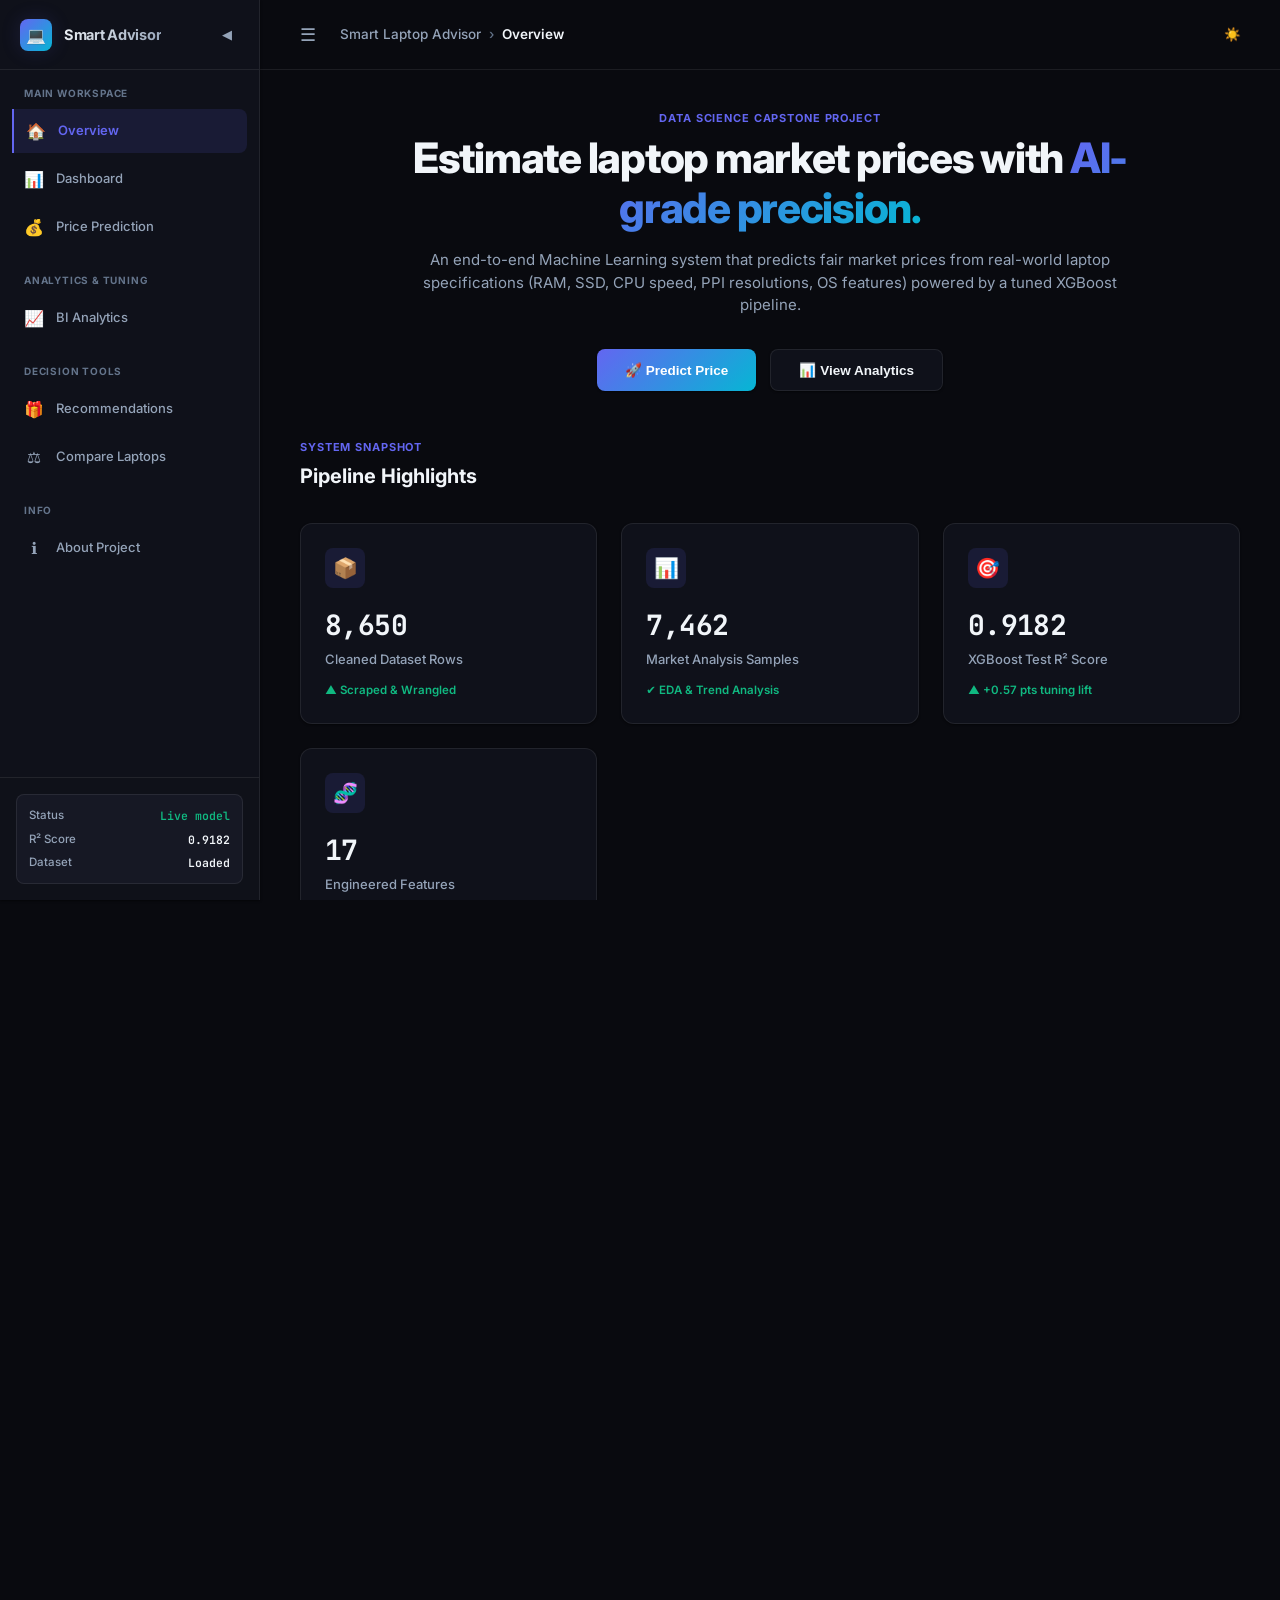
<file: index.html>
<!DOCTYPE html>
<html lang="en">
<head>
  <meta charset="UTF-8">
  <meta name="viewport" content="width=device-width, initial-scale=1.0">
  <meta name="description" content="AI-grade Laptop Price Prediction and Recommendation System - Final Year Capstone Project. Built with Tuned XGBoost (R² = 0.918) and a premium SaaS interface.">
  <title>Smart Laptop Advisor — AI Price Intelligence</title>
  
  <!-- CSS Stylesheets -->
  <link rel="stylesheet" href="assets/css/themes.css?v=6">
  <link rel="stylesheet" href="assets/css/style.css?v=6">
  <link rel="stylesheet" href="assets/css/responsive.css">
</head>
<body>

  <!-- Loading Animation Spinner -->
  <div id="loader-overlay">
    <div class="spinner"></div>
  </div>

  <div class="app-container">
    
    <!-- Sidebar Navigation -->
    <aside class="sidebar" id="sidebar">
      <div class="sidebar-header">
        <div class="sidebar-logo">
          <div class="logo-icon">💻</div>
          <span class="logo-text">Smart Advisor</span>
        </div>
        <button class="sidebar-toggle-btn" id="sidebar-toggle-inner" title="Collapse Sidebar">◀</button>
      </div>
      
      <nav class="sidebar-nav">
        <div class="nav-group">
          <span class="nav-group-title">Main Workspace</span>
          <a href="index.html" class="nav-item" id="nav-home">
            <span class="nav-icon">🏠</span>
            <span class="nav-label">Overview</span>
          </a>
          <a href="dashboard.html" class="nav-item" id="nav-dashboard">
            <span class="nav-icon">📊</span>
            <span class="nav-label">Dashboard</span>
          </a>
          <a href="prediction.html" class="nav-item" id="nav-prediction">
            <span class="nav-icon">💰</span>
            <span class="nav-label">Price Prediction</span>
          </a>
        </div>
        
        <div class="nav-group">
          <span class="nav-group-title">Analytics & Tuning</span>
          <a href="analytics.html" class="nav-item" id="nav-analytics">
            <span class="nav-icon">📈</span>
            <span class="nav-label">BI Analytics</span>
          </a>
        </div>
        
        <div class="nav-group">
          <span class="nav-group-title">Decision Tools</span>
          <a href="recommendation.html" class="nav-item" id="nav-recommendation">
            <span class="nav-icon">🎁</span>
            <span class="nav-label">Recommendations</span>
          </a>
          <a href="comparison.html" class="nav-item" id="nav-comparison">
            <span class="nav-icon">⚖️</span>
            <span class="nav-label">Compare Laptops</span>
          </a>
        </div>
        
        <div class="nav-group">
          <span class="nav-group-title">Info</span>
          <a href="about.html" class="nav-item" id="nav-about">
            <span class="nav-icon">ℹ️</span>
            <span class="nav-label">About Project</span>
          </a>
        </div>
      </nav>
      
      <div class="sidebar-footer">
        <div class="sidebar-status-card">
          <div class="sidebar-status-row">
            <span class="sidebar-status-key">Status</span>
            <span class="sidebar-status-val" id="sb-status">Connecting...</span>
          </div>
          <div class="sidebar-status-row">
            <span class="sidebar-status-key">R² Score</span>
            <span class="sidebar-status-val">0.9182</span>
          </div>
          <div class="sidebar-status-row">
            <span class="sidebar-status-key">Dataset</span>
            <span class="sidebar-status-val" id="sb-dataset">Sample</span>
          </div>
        </div>
      </div>
    </aside>
    
    <!-- Main Content Wrapper -->
    <div class="main-wrapper">
      
      <!-- Sticky Navigation Header -->
      <header class="header">
        <div class="header-left">
          <button class="action-btn" id="sidebar-toggle-header" title="Toggle Sidebar" style="font-size: 18px;">☰</button>
          <div class="breadcrumb">
            <span>Smart Laptop Advisor</span>
            <span class="breadcrumb-sep">›</span>
            <span class="breadcrumb-active">Overview</span>
          </div>
        </div>
        
        <div class="header-right">
          <div class="search-box-container">
            <span class="search-icon">🔍</span>
            <input type="text" class="search-box" placeholder="Quick search specs...">
          </div>
          
          <span class="header-pill" id="header-dataset-size">📦 1,303 rows</span>
          <span class="header-pill success" id="header-model-status">Live Model</span>
          <span class="header-pill">R² 0.918</span>
          
          <button class="action-btn" id="theme-toggle" title="Switch Theme">🌙</button>
          <button class="action-btn" title="View Notifications" style="position: relative;">
            🔔
            <span style="position: absolute; top: 4px; right: 4px; width: 6px; height: 6px; border-radius: 50%; background-color: var(--danger)"></span>
          </button>
          <div class="profile-avatar" title="User Profile">JD</div>
        </div>
      </header>
      
      <!-- Main Content View Area -->
      <main class="main-content">
        
        <!-- Hero Section -->
        <div class="page-header" style="text-align: center; max-width: 800px; margin: 0 auto 48px;">
          <span class="page-eyebrow">Data Science Capstone Project</span>
          <h1 class="page-title" style="font-size: 42px; line-height: 1.2; margin-bottom: 16px;">
            Estimate laptop market prices with <span class="grad-text">AI-grade precision.</span>
          </h1>
          <p class="page-subtitle" style="font-size: 15px; margin: 0 auto;">
            An end-to-end Machine Learning system that predicts fair market prices from real-world laptop specifications (RAM, SSD, CPU speed, PPI resolutions, OS features) powered by a tuned XGBoost pipeline.
          </p>
          <div style="margin-top: 32px; display: flex; justify-content: center; gap: 14px;">
            <button class="btn-primary" onclick="location.href='prediction.html'" style="width: auto; padding: 12px 28px;">🚀 Predict Price</button>
            <button class="btn-primary" onclick="location.href='analytics.html'" style="width: auto; padding: 12px 28px; background: var(--bg-surface); border: 1px solid var(--border-subtle); color: var(--text-primary);">📊 View Analytics</button>
          </div>
        </div>
        
        <!-- Statistics Highlights Grid -->
        <div class="page-header">
          <span class="page-eyebrow">System Snapshot</span>
          <h2 style="font-size: 20px; font-weight: 700; color: var(--text-primary);">Pipeline Highlights</h2>
        </div>
        
        <div class="glass-grid">
          <div class="kpi-card scroll-reveal">
            <div class="kpi-icon">📦</div>
            <div class="kpi-value">8,650</div>
            <div class="kpi-label">Cleaned Dataset Rows</div>
            <div class="kpi-delta up">▲ Scraped & Wrangled</div>
          </div>
          <div class="kpi-card scroll-reveal" style="transition-delay: 0.1s">
            <div class="kpi-icon">📊</div>
            <div class="kpi-value">7,462</div>
            <div class="kpi-label">Market Analysis Samples</div>
            <div class="kpi-delta up">✔ EDA & Trend Analysis</div>
          </div>
          <div class="kpi-card scroll-reveal" style="transition-delay: 0.2s">
            <div class="kpi-icon">🎯</div>
            <div class="kpi-value">0.9182</div>
            <div class="kpi-label">XGBoost Test R² Score</div>
            <div class="kpi-delta up">▲ +0.57 pts tuning lift</div>
          </div>
          <div class="kpi-card scroll-reveal" style="transition-delay: 0.3s">
            <div class="kpi-icon">🧬</div>
            <div class="kpi-value">17</div>
            <div class="kpi-label">Engineered Features</div>
            <div class="kpi-delta flat">● PPI, Ratios, & One-Hots</div>
          </div>
        </div>
        
        <!-- Quick Action Portal Links -->
        <div class="page-header" style="margin-top: 48px;">
          <span class="page-eyebrow">Interactive Hub</span>
          <h2 style="font-size: 20px; font-weight: 700; color: var(--text-primary);">Explore Workspace</h2>
        </div>
        
        <div class="glass-grid" style="grid-template-columns: repeat(auto-fit, minmax(240px, 1fr));">
          <div class="glass-card hover-lift scroll-reveal" style="display: flex; flex-direction: column; justify-content: space-between;">
            <div>
              <div style="font-size: 24px; margin-bottom: 12px;">💰</div>
              <h3 style="font-size: 15px; font-weight: 700; margin-bottom: 8px;">Price Predictor</h3>
              <p style="font-size: 12.5px; color: var(--text-secondary); line-height: 1.5; margin-bottom: 20px;">
                Enter customized device specs to get an instant market value prediction back from our models.
              </p>
            </div>
            <button class="reco-btn primary" onclick="location.href='prediction.html'">Predict Specs →</button>
          </div>
          
          <div class="glass-card hover-lift scroll-reveal" style="display: flex; flex-direction: column; justify-content: space-between; transition-delay: 0.1s">
            <div>
              <div style="font-size: 24px; margin-bottom: 12px;">📊</div>
              <h3 style="font-size: 15px; font-weight: 700; margin-bottom: 8px;">BI Dashboards</h3>
              <p style="font-size: 12.5px; color: var(--text-secondary); line-height: 1.5; margin-bottom: 20px;">
                Explore correlations, average pricing metrics, brand shares, and model test candidates.
              </p>
            </div>
            <button class="reco-btn primary" onclick="location.href='analytics.html'">Open Dashboards →</button>
          </div>
          
          <div class="glass-card hover-lift scroll-reveal" style="display: flex; flex-direction: column; justify-content: space-between; transition-delay: 0.2s">
            <div>
              <div style="font-size: 24px; margin-bottom: 12px;">🎁</div>
              <h3 style="font-size: 15px; font-weight: 700; margin-bottom: 8px;">Match Recommendations</h3>
              <p style="font-size: 12.5px; color: var(--text-secondary); line-height: 1.5; margin-bottom: 20px;">
                Specify a budget limits and primary workloads (gaming, coding) to find your matching build.
              </p>
            </div>
            <button class="reco-btn primary" onclick="location.href='recommendation.html'">Get Matches →</button>
          </div>
          
          <div class="glass-card hover-lift scroll-reveal" style="display: flex; flex-direction: column; justify-content: space-between; transition-delay: 0.3s">
            <div>
              <div style="font-size: 24px; margin-bottom: 12px;">⚖️</div>
              <h3 style="font-size: 15px; font-weight: 700; margin-bottom: 8px;">Compare Laptops</h3>
              <p style="font-size: 12.5px; color: var(--text-secondary); line-height: 1.5; margin-bottom: 20px;">
                Compare side-by-side configurations to identify performance differences and score value ratios.
              </p>
            </div>
            <button class="reco-btn primary" onclick="location.href='comparison.html'">Compare builds →</button>
          </div>
        </div>
        
        <!-- Dataset Overview & Recent Activity Log -->
        <div style="display: grid; grid-template-columns: 2fr 1fr; gap: 24px; margin-top: 48px;">
          <!-- Left side: Overview card -->
          <div class="glass-card scroll-reveal">
            <h3 class="glass-card-title">Dataset Characteristics</h3>
            <p style="font-size: 13.5px; color: var(--text-secondary); line-height: 1.6; margin-bottom: 20px;">
              The system utilizes a curated collection of laptops built from popular consumer listings. Feature engineering extract PPI from height/width resolutions, groups operating systems, and isolates hardware details like SSD capacities and CPU clocks to train our models.
            </p>
            <div style="display: grid; grid-template-columns: repeat(3, 1fr); gap: 16px; border-top: 1px solid var(--border-subtle); padding-top: 20px;">
              <div>
                <span style="font-size: 11px; text-transform: uppercase; color: var(--text-tertiary); font-weight: 600;">Log Transforms</span>
                <div style="font-family: var(--font-mono); font-size: 15px; font-weight: 700; color: var(--accent-color); margin-top: 4px;">y = ln(ln(Price))</div>
              </div>
              <div>
                <span style="font-size: 11px; text-transform: uppercase; color: var(--text-tertiary); font-weight: 600;">Validation MAE</span>
                <div style="font-family: var(--font-mono); font-size: 15px; font-weight: 700; color: var(--accent-color); margin-top: 4px;">₹7,340</div>
              </div>
              <div>
                <span style="font-size: 11px; text-transform: uppercase; color: var(--text-tertiary); font-weight: 600;">Inference Delay</span>
                <div style="font-family: var(--font-mono); font-size: 15px; font-weight: 700; color: var(--accent-color); margin-top: 4px;">&lt; 5 ms</div>
              </div>
            </div>
          </div>
          
          <!-- Right side: Recent Activity -->
          <div class="glass-card scroll-reveal" style="transition-delay: 0.1s;">
            <h3 class="glass-card-title">Recent Activity</h3>
            <div style="display: flex; flex-direction: column; gap: 16px;">
              <div style="display: flex; gap: 12px; font-size: 12.5px;">
                <div style="color: var(--success); font-weight: 700;">●</div>
                <div>
                  <div style="font-weight: 600; color: var(--text-primary);">Tuned XGBoost online</div>
                  <div style="font-size: 11px; color: var(--text-tertiary); margin-top: 2px;">Deployed champion weights</div>
                </div>
              </div>
              <div style="display: flex; gap: 12px; font-size: 12.5px;">
                <div style="color: var(--accent-color); font-weight: 700;">●</div>
                <div>
                  <div style="font-weight: 600; color: var(--text-primary);">1,303 row source verified</div>
                  <div style="font-size: 11px; color: var(--text-tertiary); margin-top: 2px;">Caches reloaded from storage</div>
                </div>
              </div>
              <div style="display: flex; gap: 12px; font-size: 12.5px;">
                <div style="color: var(--warning); font-weight: 700;">●</div>
                <div>
                  <div style="font-weight: 600; color: var(--text-primary);">Test candidates compiled</div>
                  <div style="font-size: 11px; color: var(--text-tertiary); margin-top: 2px;">Random Forest & Regression metrics log</div>
                </div>
              </div>
            </div>
          </div>
        </div>
        
        <!-- Footer -->
        <footer class="footer">
          <p>Smart Laptop Advisor · Capstone Data Science Project · Powered by Tuned XGBoost</p>
          <p style="margin-top: 4px; opacity: 0.6;">© 2026 Smart Laptop Advisor. All rights reserved.</p>
        </footer>
        
      </main>
    </div>
  </div>

  <!-- Global scripts -->
  <script src="assets/js/theme.js"></script>
  <script src="assets/js/sidebar.js"></script>
  <script src="assets/js/animations.js"></script>
  <script src="assets/js/app.js"></script>
</body>
</html>
</file>
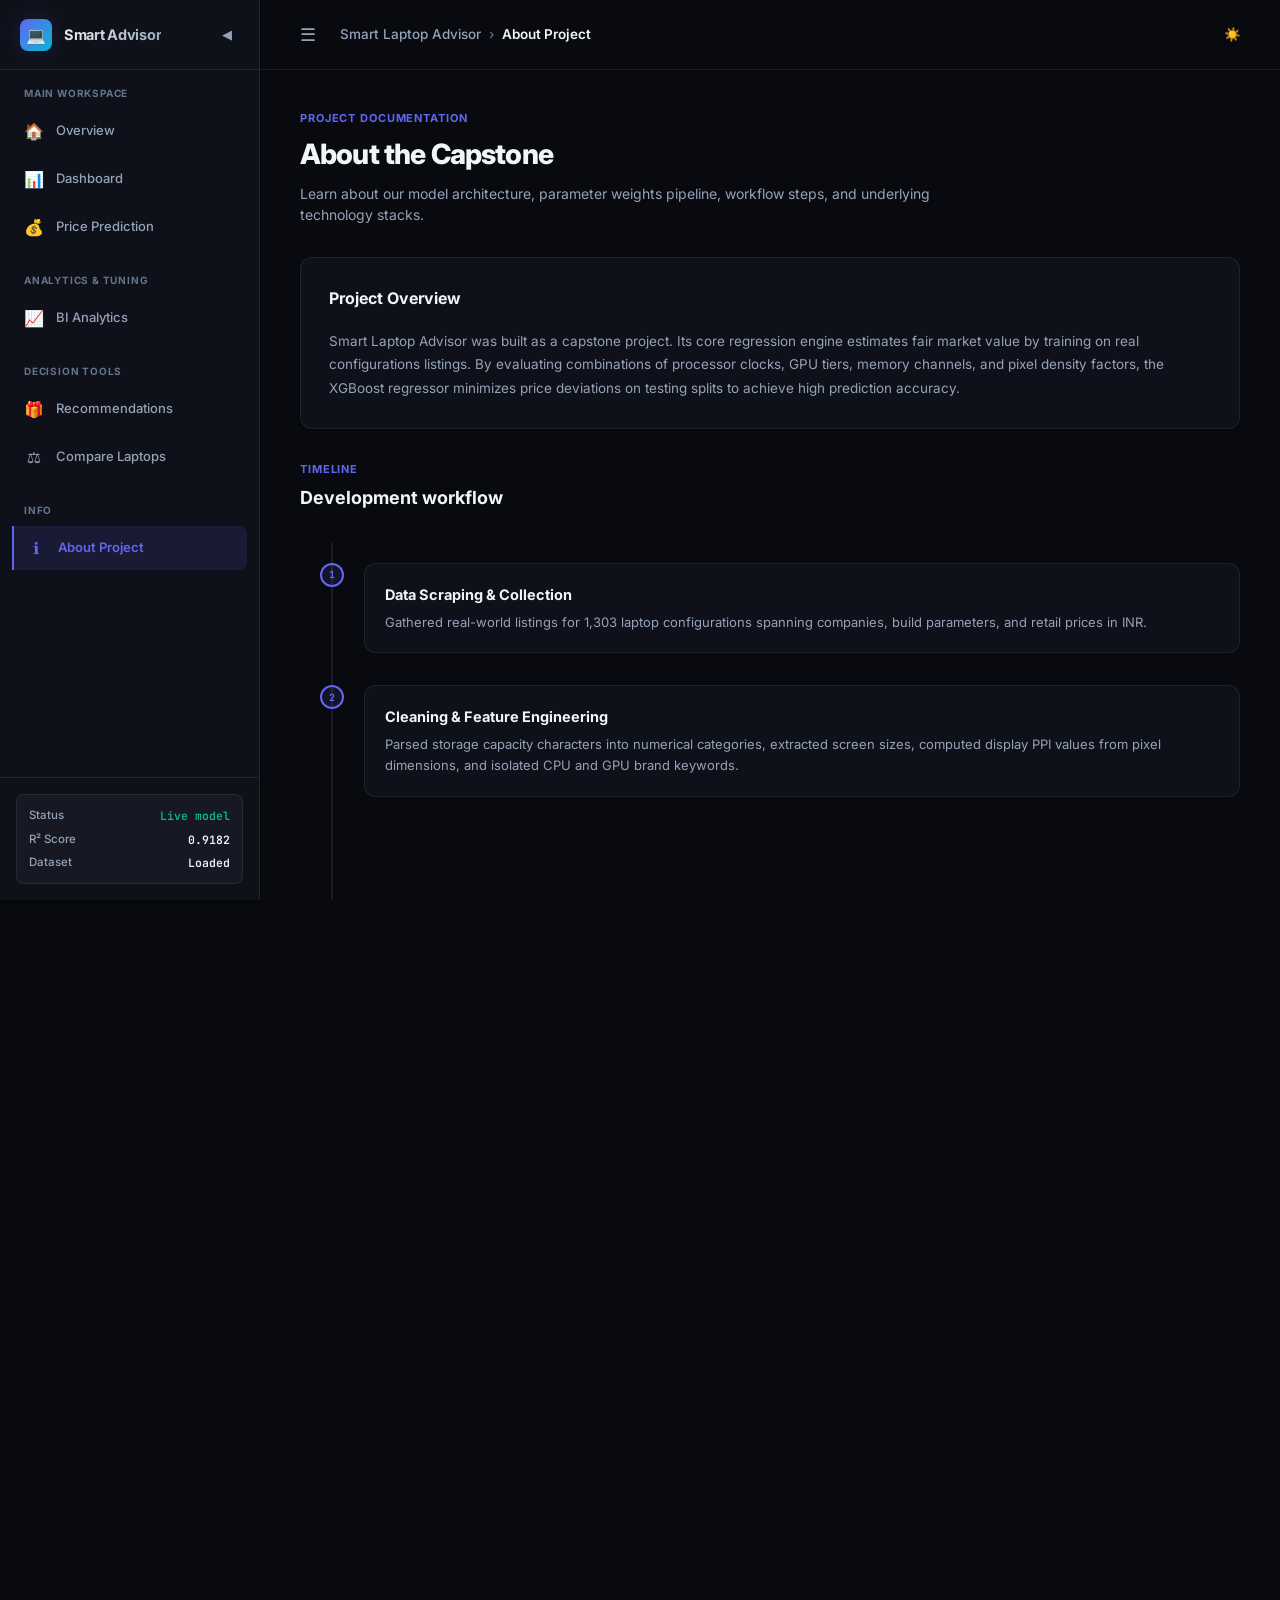
<file: about.html>
<!DOCTYPE html>
<html lang="en">

<head>
  <meta charset="UTF-8">
  <meta name="viewport" content="width=device-width, initial-scale=1.0">
  <meta name="description"
    content="About the Smart Laptop Advisor Capstone project, workflow timeline, algorithms used, and technology stack.">
  <title>Smart Laptop Advisor — About Project</title>

  <!-- CSS Stylesheets -->
  <link rel="stylesheet" href="assets/css/themes.css?v=6">
  <link rel="stylesheet" href="assets/css/style.css?v=6">
  <link rel="stylesheet" href="assets/css/responsive.css">
</head>

<body>

  <!-- Loading Animation Spinner -->
  <div id="loader-overlay">
    <div class="spinner"></div>
  </div>

  <div class="app-container">

    <!-- Sidebar Navigation -->
    <aside class="sidebar" id="sidebar">
      <div class="sidebar-header">
        <div class="sidebar-logo">
          <div class="logo-icon">💻</div>
          <span class="logo-text">Smart Advisor</span>
        </div>
        <button class="sidebar-toggle-btn" id="sidebar-toggle-inner" title="Collapse Sidebar">◀</button>
      </div>

      <nav class="sidebar-nav">
        <div class="nav-group">
          <span class="nav-group-title">Main Workspace</span>
          <a href="index.html" class="nav-item" id="nav-home">
            <span class="nav-icon">🏠</span>
            <span class="nav-label">Overview</span>
          </a>
          <a href="dashboard.html" class="nav-item" id="nav-dashboard">
            <span class="nav-icon">📊</span>
            <span class="nav-label">Dashboard</span>
          </a>
          <a href="prediction.html" class="nav-item" id="nav-prediction">
            <span class="nav-icon">💰</span>
            <span class="nav-label">Price Prediction</span>
          </a>
        </div>

        <div class="nav-group">
          <span class="nav-group-title">Analytics & Tuning</span>
          <a href="analytics.html" class="nav-item" id="nav-analytics">
            <span class="nav-icon">📈</span>
            <span class="nav-label">BI Analytics</span>
          </a>
        </div>

        <div class="nav-group">
          <span class="nav-group-title">Decision Tools</span>
          <a href="recommendation.html" class="nav-item" id="nav-recommendation">
            <span class="nav-icon">🎁</span>
            <span class="nav-label">Recommendations</span>
          </a>
          <a href="comparison.html" class="nav-item" id="nav-comparison">
            <span class="nav-icon">⚖️</span>
            <span class="nav-label">Compare Laptops</span>
          </a>
        </div>

        <div class="nav-group">
          <span class="nav-group-title">Info</span>
          <a href="about.html" class="nav-item" id="nav-about">
            <span class="nav-icon">ℹ️</span>
            <span class="nav-label">About Project</span>
          </a>
        </div>
      </nav>

      <div class="sidebar-footer">
        <div class="sidebar-status-card">
          <div class="sidebar-status-row">
            <span class="sidebar-status-key">Status</span>
            <span class="sidebar-status-val" id="sb-status">Connecting...</span>
          </div>
          <div class="sidebar-status-row">
            <span class="sidebar-status-key">R² Score</span>
            <span class="sidebar-status-val">0.9182</span>
          </div>
          <div class="sidebar-status-row">
            <span class="sidebar-status-key">Dataset</span>
            <span class="sidebar-status-val" id="sb-dataset">Sample</span>
          </div>
        </div>
      </div>
    </aside>

    <!-- Main Content Wrapper -->
    <div class="main-wrapper">

      <!-- Sticky Navigation Header -->
      <header class="header">
        <div class="header-left">
          <button class="action-btn" id="sidebar-toggle-header" title="Toggle Sidebar"
            style="font-size: 18px;">☰</button>
          <div class="breadcrumb">
            <span>Smart Laptop Advisor</span>
            <span class="breadcrumb-sep">›</span>
            <span class="breadcrumb-active">About Project</span>
          </div>
        </div>

        <div class="header-right">
          <div class="search-box-container">
            <span class="search-icon">🔍</span>
            <input type="text" class="search-box" placeholder="Quick search specs...">
          </div>

          <span class="header-pill" id="header-dataset-size">📦 1,303 rows</span>
          <span class="header-pill success" id="header-model-status">Live Model</span>
          <span class="header-pill">R² 0.918</span>

          <button class="action-btn" id="theme-toggle" title="Switch Theme">🌙</button>
          <button class="action-btn" title="View Notifications" style="position: relative;">
            🔔
            <span
              style="position: absolute; top: 4px; right: 4px; width: 6px; height: 6px; border-radius: 50%; background-color: var(--danger)"></span>
          </button>
          <div class="profile-avatar" title="User Profile">JD</div>
        </div>
      </header>

      <!-- Main Content View Area -->
      <main class="main-content">

        <!-- Header title -->
        <div class="page-header">
          <span class="page-eyebrow">Project documentation</span>
          <h1 class="page-title">About the Capstone</h1>
          <p class="page-subtitle">Learn about our model architecture, parameter weights pipeline, workflow steps, and
            underlying technology stacks.</p>
        </div>

        <!-- Project Description Card -->
        <div class="glass-card hover-lift scroll-reveal" style="margin-bottom: 32px;">
          <h3 class="glass-card-title">Project Overview</h3>
          <p style="font-size: 13.5px; color: var(--text-secondary); line-height: 1.75;">
            Smart Laptop Advisor was built as a capstone project. Its core regression engine estimates fair market value
            by training on real configurations listings. By evaluating combinations of processor clocks, GPU tiers,
            memory channels, and pixel density factors, the XGBoost regressor minimizes price deviations on testing
            splits to achieve high prediction accuracy.
          </p>
        </div>

        <!-- Project Workflow timeline -->
        <div class="page-header">
          <span class="page-eyebrow">Timeline</span>
          <h2 style="font-size: 18px; font-weight: 700; color: var(--text-primary);">Development workflow</h2>
        </div>

        <div class="timeline">
          <div class="timeline-item scroll-reveal">
            <div class="timeline-dot">1</div>
            <div class="timeline-content">
              <h4 class="timeline-title">Data Scraping & Collection</h4>
              <p class="timeline-desc">Gathered real-world listings for 1,303 laptop configurations spanning companies,
                build parameters, and retail prices in INR.</p>
            </div>
          </div>

          <div class="timeline-item scroll-reveal" style="transition-delay: 0.1s">
            <div class="timeline-dot">2</div>
            <div class="timeline-content">
              <h4 class="timeline-title">Cleaning & Feature Engineering</h4>
              <p class="timeline-desc">Parsed storage capacity characters into numerical categories, extracted screen
                sizes, computed display PPI values from pixel dimensions, and isolated CPU and GPU brand keywords.</p>
            </div>
          </div>

          <div class="timeline-item scroll-reveal" style="transition-delay: 0.2s">
            <div class="timeline-dot">3</div>
            <div class="timeline-content">
              <h4 class="timeline-title">Model Candidate Benchmarking</h4>
              <p class="timeline-desc">Trained three regression models side-by-side on uniform train/test splits.
                Compiled MAE, RMSE, and R² scores to benchmark candidacy.</p>
            </div>
          </div>

          <div class="timeline-item scroll-reveal" style="transition-delay: 0.3s">
            <div class="timeline-dot">4</div>
            <div class="timeline-content">
              <h4 class="timeline-title">Hyperparameter Grid Search Tuning</h4>
              <p class="timeline-desc">Ran randomized cross-validation grids on XGBoost params (estimators depth,
                learning rates, column sub-samples) to maximize generalizability and achieve a champion R² score of
                0.9182.</p>
            </div>
          </div>

          <div class="timeline-item scroll-reveal" style="transition-delay: 0.4s">
            <div class="timeline-dot">5</div>
            <div class="timeline-content">
              <h4 class="timeline-title">Workspace Deployment Layout</h4>
              <p class="timeline-desc">Wrapped the pricing pipeline, BI dashboards, workload matches, and comparison
                sheets into this high-end interactive SaaS advisor.</p>
            </div>
          </div>
        </div>

        <!-- Technology Used Grid -->
        <div class="page-header" style="margin-top: 40px;">
          <span class="page-eyebrow">Dependencies</span>
          <h2 style="font-size: 18px; font-weight: 700; color: var(--text-primary);">Technology Stack</h2>
        </div>

        <div class="tech-grid scroll-reveal">
          <div class="tech-card">
            <span class="tech-card-icon">🐍</span>
            <div>
              <h4 class="tech-card-title">Python 3.10</h4>
              <p class="tech-card-desc">Underlying pipeline execution, preprocessors, and target double-log encoders.
              </p>
            </div>
          </div>

          <div class="tech-card">
            <span class="tech-card-icon">📈</span>
            <div>
              <h4 class="tech-card-title">XGBoost Regressor</h4>
              <p class="tech-card-desc">Machine learning regressor training the champion price estimation models.</p>
            </div>
          </div>

          <div class="tech-card">
            <span class="tech-card-icon">🧮</span>
            <div>
              <h4 class="tech-card-title">Scikit-learn</h4>
              <p class="tech-card-desc">Train/test splitting splits, grid cross-validation, and error score estimators.
              </p>
            </div>
          </div>

          <div class="tech-card">
            <span class="tech-card-icon">🐼</span>
            <div>
              <h4 class="tech-card-title">Pandas & NumPy</h4>
              <p class="tech-card-desc">Data wrangling arrays, column dummy encoding, and matrix computations.</p>
            </div>
          </div>

          <div class="tech-card">
            <span class="tech-card-icon">🎨</span>
            <div>
              <h4 class="tech-card-title">SaaS UI Shell</h4>
              <p class="tech-card-desc">Responsive grids, glassmorphism cards, theme controls, and transitions.</p>
            </div>
          </div>

          <div class="tech-card">
            <span class="tech-card-icon">📊</span>
            <div>
              <h4 class="tech-card-title">Chart.js</h4>
              <p class="tech-card-desc">Interactive canvas visualizations for BI distributions and candidate radars.</p>
            </div>
          </div>
        </div>

        <!-- Developer profile bio -->
        <div class="page-header" style="margin-top: 48px;">
          <span class="page-eyebrow">Developer Profile</span>
          <h2 style="font-size: 18px; font-weight: 700; color: var(--text-primary);">Capstone Author</h2>
        </div>

        <div class="glass-card scroll-reveal" style="display: flex; gap: 24px; align-items: center;">
          <div
            style="background-color: var(--accent-dim); border: 1px solid var(--accent-border); width: 64px; height: 64px; border-radius: 50%; display: flex; align-items: center; justify-content: center; font-size: 24px; color: var(--accent-color); flex-shrink: 0;">
            🎓
          </div>
          <div>
            <h3 style="font-size: 16px; font-weight: 700; color: var(--text-primary); margin-bottom: 4px;">Data Science
              Project</h3>
            <span
              style="font-size: 11.5px; font-weight: 600; color: var(--accent-color); text-transform: uppercase;">Project
              Member =</span>
            <span>Aman,</span>
            <span>Akshay,</span>
            <span>Amit</span>
            <p style="font-size: 13px; color: var(--text-secondary); line-height: 1.6; margin-top: 8px;">
              Designed and built the smart price estimator pipeline as a graduation project, optimizing inference times,
              parameter transformations, and feature weights comparisons.
            </p>
          </div>
        </div>

        <!-- Footer -->
        <footer class="footer">
          <p>Smart Laptop Advisor · Capstone Data Science Project · Powered by Tuned XGBoost</p>
          <p style="margin-top: 4px; opacity: 0.6;">© 2026 Smart Laptop Advisor. All rights reserved.</p>
        </footer>

      </main>
    </div>
  </div>

  <!-- Global scripts -->
  <script src="assets/js/theme.js"></script>
  <script src="assets/js/sidebar.js"></script>
  <script src="assets/js/animations.js"></script>
  <script src="assets/js/app.js"></script>
</body>

</html>
</file>
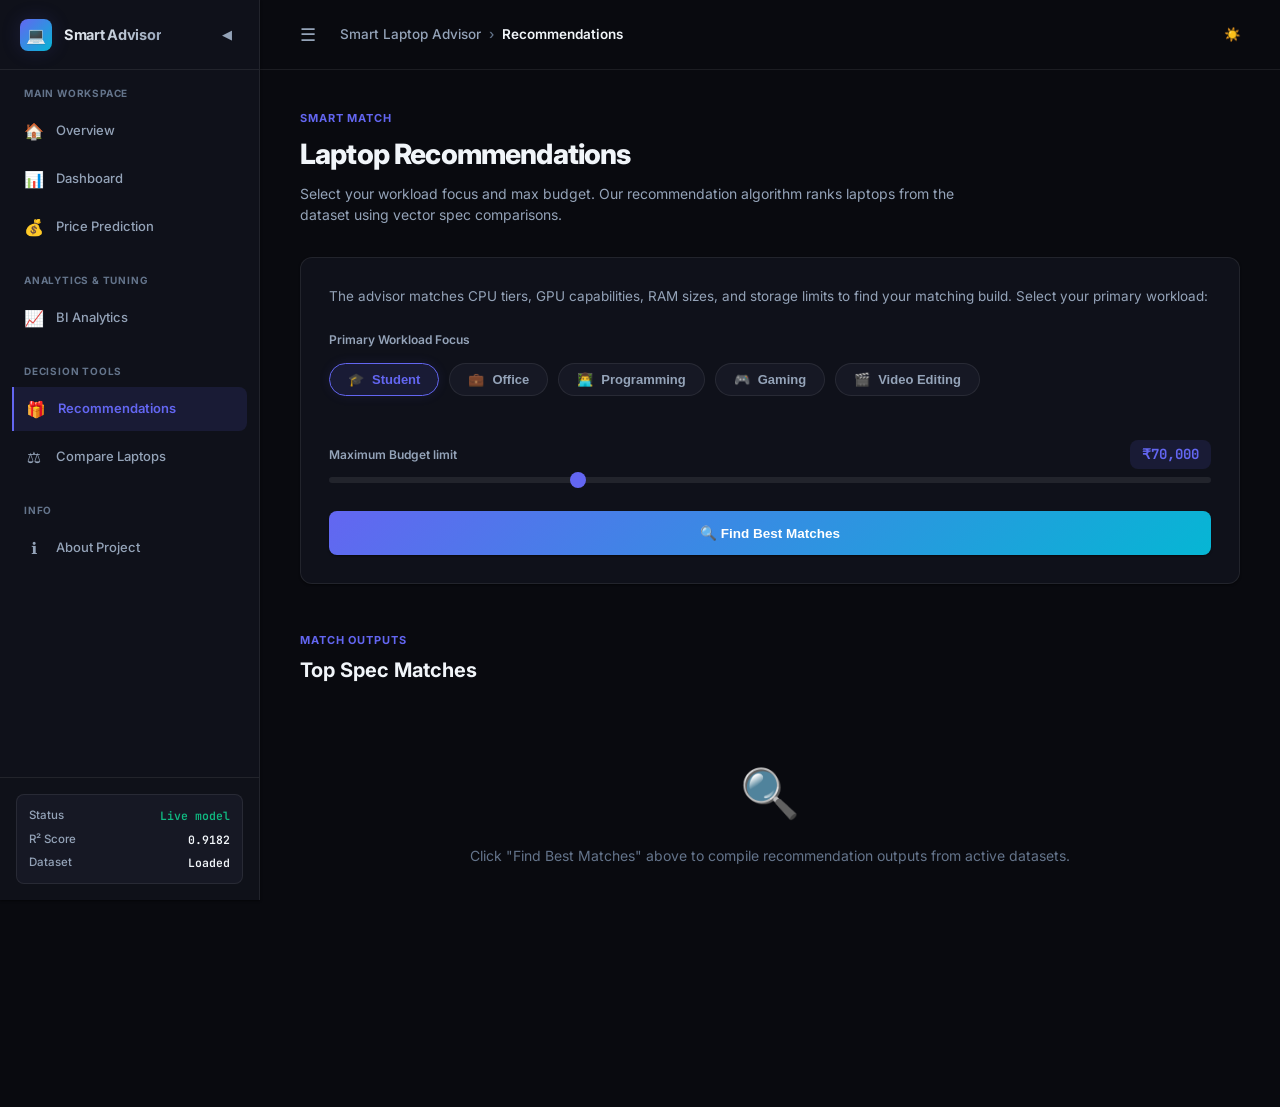
<file: recommendation.html>
<!DOCTYPE html>
<html lang="en">

<head>
  <meta charset="UTF-8">
  <meta name="viewport" content="width=device-width, initial-scale=1.0">
  <meta name="description"
    content="Find the best laptops matching your budget constraints and primary workloads using a spec similarity matching system.">
  <title>Smart Laptop Advisor — Laptop Recommendations</title>

  <!-- CSS Stylesheets -->
  <link rel="stylesheet" href="assets/css/themes.css?v=6">
  <link rel="stylesheet" href="assets/css/style.css?v=6">
  <link rel="stylesheet" href="assets/css/responsive.css">
</head>

<body>

  <!-- Loading Animation Spinner -->
  <div id="loader-overlay">
    <div class="spinner"></div>
  </div>

  <div class="app-container">

    <!-- Sidebar Navigation -->
    <aside class="sidebar" id="sidebar">
      <div class="sidebar-header">
        <div class="sidebar-logo">
          <div class="logo-icon">💻</div>
          <span class="logo-text">Smart Advisor</span>
        </div>
        <button class="sidebar-toggle-btn" id="sidebar-toggle-inner" title="Collapse Sidebar">◀</button>
      </div>

      <nav class="sidebar-nav">
        <div class="nav-group">
          <span class="nav-group-title">Main Workspace</span>
          <a href="index.html" class="nav-item" id="nav-home">
            <span class="nav-icon">🏠</span>
            <span class="nav-label">Overview</span>
          </a>
          <a href="dashboard.html" class="nav-item" id="nav-dashboard">
            <span class="nav-icon">📊</span>
            <span class="nav-label">Dashboard</span>
          </a>
          <a href="prediction.html" class="nav-item" id="nav-prediction">
            <span class="nav-icon">💰</span>
            <span class="nav-label">Price Prediction</span>
          </a>
        </div>

        <div class="nav-group">
          <span class="nav-group-title">Analytics & Tuning</span>
          <a href="analytics.html" class="nav-item" id="nav-analytics">
            <span class="nav-icon">📈</span>
            <span class="nav-label">BI Analytics</span>
          </a>
        </div>

        <div class="nav-group">
          <span class="nav-group-title">Decision Tools</span>
          <a href="recommendation.html" class="nav-item" id="nav-recommendation">
            <span class="nav-icon">🎁</span>
            <span class="nav-label">Recommendations</span>
          </a>
          <a href="comparison.html" class="nav-item" id="nav-comparison">
            <span class="nav-icon">⚖️</span>
            <span class="nav-label">Compare Laptops</span>
          </a>
        </div>

        <div class="nav-group">
          <span class="nav-group-title">Info</span>
          <a href="about.html" class="nav-item" id="nav-about">
            <span class="nav-icon">ℹ️</span>
            <span class="nav-label">About Project</span>
          </a>
        </div>
      </nav>

      <div class="sidebar-footer">
        <div class="sidebar-status-card">
          <div class="sidebar-status-row">
            <span class="sidebar-status-key">Status</span>
            <span class="sidebar-status-val" id="sb-status">Connecting...</span>
          </div>
          <div class="sidebar-status-row">
            <span class="sidebar-status-key">R² Score</span>
            <span class="sidebar-status-val">0.9182</span>
          </div>
          <div class="sidebar-status-row">
            <span class="sidebar-status-key">Dataset</span>
            <span class="sidebar-status-val" id="sb-dataset">Sample</span>
          </div>
        </div>
      </div>
    </aside>

    <!-- Main Content Wrapper -->
    <div class="main-wrapper">

      <!-- Sticky Navigation Header -->
      <header class="header">
        <div class="header-left">
          <button class="action-btn" id="sidebar-toggle-header" title="Toggle Sidebar"
            style="font-size: 18px;">☰</button>
          <div class="breadcrumb">
            <span>Smart Laptop Advisor</span>
            <span class="breadcrumb-sep">›</span>
            <span class="breadcrumb-active">Recommendations</span>
          </div>
        </div>

        <div class="header-right">
          <div class="search-box-container">
            <span class="search-icon">🔍</span>
            <input type="text" class="search-box" placeholder="Quick search specs...">
          </div>

          <span class="header-pill" id="header-dataset-size">📦 1,303 rows</span>
          <span class="header-pill success" id="header-model-status">Live Model</span>
          <span class="header-pill">R² 0.918</span>

          <button class="action-btn" id="theme-toggle" title="Switch Theme">🌙</button>
          <button class="action-btn" title="View Notifications" style="position: relative;">
            🔔
            <span
              style="position: absolute; top: 4px; right: 4px; width: 6px; height: 6px; border-radius: 50%; background-color: var(--danger)"></span>
          </button>
          <div class="profile-avatar" title="User Profile">JD</div>
        </div>
      </header>

      <!-- Main Content View Area -->
      <main class="main-content">

        <!-- Header title -->
        <div class="page-header">
          <span class="page-eyebrow">Smart Match</span>
          <h1 class="page-title">Laptop Recommendations</h1>
          <p class="page-subtitle">Select your workload focus and max budget. Our recommendation algorithm ranks laptops
            from the dataset using vector spec comparisons.</p>
        </div>

        <!-- Filter selections -->
        <div class="glass-card hover-lift scroll-reveal">
          <div style="font-size: 13.5px; color: var(--text-secondary); line-height: 1.6; margin-bottom: 24px;">
            The advisor matches CPU tiers, GPU capabilities, RAM sizes, and storage limits to find your matching build.
            Select your primary workload:
          </div>

          <!-- Primary Workload Focus -->
          <div class="form-group" style="margin-bottom: 24px;">
            <label style="margin-bottom: 8px; display: block;">Primary Workload Focus</label>
            <div id="purpose-pill-grid" class="purpose-pill-grid">
              <!-- Filled dynamically in app.js -->
            </div>
          </div>

          <!-- Maximum Budget slider -->
          <div class="form-group slider-container" style="margin-bottom: 28px;">
            <div class="slider-val-row">
              <label for="reco-budget-slider">Maximum Budget limit</label>
              <span class="slider-val-badge" id="reco-budget-val"
                style="font-size: 14px; padding: 4px 12px;">₹70,000</span>
            </div>
            <input type="range" id="reco-budget-slider" min="20000" max="200000" value="70000" step="2000">
          </div>

          <button class="btn-primary" id="reco-submit-btn" style="height: 44px;">🔍 Find Best Matches</button>
        </div>

        <!-- Recommendations Grid Header -->
        <div class="page-header" style="margin-top: 48px;">
          <span class="page-eyebrow">Match Outputs</span>
          <h2 style="font-size: 20px; font-weight: 700; color: var(--text-primary);">Top Spec Matches</h2>
        </div>

        <!-- Recommendations Results Grid -->
        <div id="reco-results-grid" class="reco-grid">
          <!-- Filled dynamically in app.js upon Search click -->
          <div style="grid-column: 1 / -1; text-align: center; padding: 40px; color: var(--text-tertiary);"
            class="scroll-reveal">
            <span style="font-size: 48px; display: block; margin-bottom: 16px;">🔍</span>
            <p>Click "Find Best Matches" above to compile recommendation outputs from active datasets.</p>
          </div>
        </div>

        <!-- Footer -->
        <footer class="footer">
          <p>Smart Laptop Advisor · Capstone Data Science Project · Powered by Tuned XGBoost</p>
          <p style="margin-top: 4px; opacity: 0.6;">© 2026 Smart Laptop Advisor. All rights reserved.</p>
        </footer>

      </main>
    </div>
  </div>

  <!-- Global scripts -->
  <script src="assets/js/theme.js"></script>
  <script src="assets/js/sidebar.js"></script>
  <script src="assets/js/animations.js"></script>
  <script src="assets/js/app.js"></script>
</body>

</html>
</file>
<file: assets/css/themes.css>
/* ==========================================================================
   THEME STYLES — SMART LAPTOP ADVISOR
   ========================================================================== */

/* Dark Mode Variable Definitions (Default) */
:root {
  --bg-base: #090a0f;
  --bg-surface: #0f111a;
  --bg-elevated: #161824;
  --bg-hover: rgba(255, 255, 255, 0.05);
  
  --border-subtle: rgba(255, 255, 255, 0.08);
  --border-strong: rgba(255, 255, 255, 0.15);
  
  --text-primary: #f1f5f9;
  --text-secondary: #94a3b8;
  --text-tertiary: #64748b;
  --text-inverse: #0f111a;

  --accent-color: #6366f1;
  --accent-dim: rgba(99, 102, 241, 0.12);
  --accent-border: rgba(99, 102, 241, 0.3);
  --accent-glow: rgba(99, 102, 241, 0.15);

  --accent-secondary: #06b6d4;
  --accent-secondary-dim: rgba(6, 182, 212, 0.12);

  --success: #10b981;
  --success-dim: rgba(16, 185, 129, 0.12);
  --warning: #f59e0b;
  --warning-dim: rgba(245, 158, 11, 0.12);
  --danger: #ef4444;
  --danger-dim: rgba(239, 68, 68, 0.12);
  --info: #3b82f6;

  --shadow-sm: 0 1px 2px 0 rgba(0, 0, 0, 0.5);
  --shadow-md: 0 4px 6px -1px rgba(0, 0, 0, 0.5), 0 2px 4px -1px rgba(0, 0, 0, 0.5);
  --shadow-lg: 0 10px 15px -3px rgba(0, 0, 0, 0.6), 0 4px 6px -2px rgba(0, 0, 0, 0.5);
  --shadow-glow: 0 0 20px rgba(99, 102, 241, 0.15);

  --sidebar-w: 260px;
  --sidebar-w-collapsed: 0px;
  --header-h: 70px;
  --radius-sm: 8px;
  --radius-md: 12px;
  --radius-lg: 18px;
  --transition-speed: 0.25s;
}

/* Light Mode Variable Overrides */
html.light-mode {
  --bg-base: #f8fafc;
  --bg-surface: #ffffff;
  --bg-elevated: #f1f5f9;
  --bg-hover: rgba(0, 0, 0, 0.03);

  --border-subtle: rgba(0, 0, 0, 0.08);
  --border-strong: rgba(0, 0, 0, 0.12);

  --text-primary: #0f172a;
  --text-secondary: #475569;
  --text-tertiary: #94a3b8;
  --text-inverse: #ffffff;

  --accent-color: #4f46e5;
  --accent-dim: rgba(79, 70, 229, 0.08);
  --accent-border: rgba(79, 70, 229, 0.2);
  --accent-glow: rgba(79, 70, 229, 0.1);

  --accent-secondary: #0891b2;
  --accent-secondary-dim: rgba(8, 145, 178, 0.08);

  --success: #059669;
  --success-dim: rgba(5, 150, 105, 0.08);
  --warning: #d97706;
  --warning-dim: rgba(217, 119, 6, 0.08);
  --danger: #dc2626;
  --danger-dim: rgba(220, 38, 38, 0.08);
  --info: #2563eb;

  --shadow-sm: 0 1px 2px 0 rgba(0, 0, 0, 0.05);
  --shadow-md: 0 4px 6px -1px rgba(0, 0, 0, 0.05), 0 2px 4px -1px rgba(0, 0, 0, 0.05);
  --shadow-lg: 0 10px 15px -3px rgba(0, 0, 0, 0.04), 0 4px 6px -2px rgba(0, 0, 0, 0.03);
  --shadow-glow: 0 0 20px rgba(79, 70, 229, 0.08);
}
</file>
<file: assets/css/style.css>
/* ==========================================================================
   SMART LAPTOP ADVISOR — SaaS DESIGN SYSTEM
   Base stylesheet: Grid Layout, Glassmorphism, Forms, Components, & Animations
   ========================================================================== */

@import url('https://fonts.googleapis.com/css2?family=Inter:wght@300;400;500;600;700;800&family=JetBrains+Mono:wght@400;500;600;700&display=swap');

/* Global Resets & Theme Default */
*, *::before, *::after {
  box-sizing: border-box;
  margin: 0;
  padding: 0;
}

:root {
  /* Layout constraints */
  --font-sans: 'Inter', system-ui, -apple-system, sans-serif;
  --font-mono: 'JetBrains Mono', monospace;
}

html, body {
  background-color: var(--bg-base);
  color: var(--text-primary);
  font-family: var(--font-sans);
  font-size: 14px;
  line-height: 1.5;
  height: 100%;
  overflow-x: hidden;
  transition: background-color var(--transition-speed) ease, color var(--transition-speed) ease;
}

a {
  color: inherit;
  text-decoration: none;
}

/* Custom Scrollbar */
::-webkit-scrollbar {
  width: 6px;
  height: 6px;
}
::-webkit-scrollbar-track {
  background: transparent;
}
::-webkit-scrollbar-thumb {
  background: var(--border-strong);
  border-radius: 9999px;
}
::-webkit-scrollbar-thumb:hover {
  background: var(--text-tertiary);
}

/* Page Loader Overlay */
#loader-overlay {
  position: fixed;
  top: 0;
  left: 0;
  width: 100%;
  height: 100%;
  background: var(--bg-base);
  z-index: 9999;
  display: flex;
  justify-content: center;
  align-items: center;
  transition: opacity 0.3s ease, visibility 0.3s ease;
}

.spinner {
  width: 48px;
  height: 48px;
  border: 4px solid var(--accent-dim);
  border-top-color: var(--accent-color);
  border-radius: 50%;
  animation: spin 1s infinite linear;
}

@keyframes spin {
  0% { transform: rotate(0deg); }
  100% { transform: rotate(360deg); }
}

/* App Grid Container Layout */
.app-container {
  display: flex;
  min-height: 100vh;
  position: relative;
}

/* ══════════════════════════════════════════════════════
   SIDEBAR COMPONENT
   ══════════════════════════════════════════════════════ */
.sidebar {
  width: var(--sidebar-w);
  background-color: var(--bg-surface);
  border-right: 1px solid var(--border-subtle);
  display: flex;
  flex-direction: column;
  height: 100vh;
  position: fixed;
  top: 0;
  left: 0;
  z-index: 1000;
  transition: width var(--transition-speed) cubic-bezier(0.25, 0.8, 0.25, 1);
  overflow-x: hidden;
  box-shadow: var(--shadow-sm);
}

.sidebar.collapsed {
  width: var(--sidebar-w-collapsed);
  border-right-width: 0px;
}

.sidebar-header {
  height: var(--header-h);
  display: flex;
  align-items: center;
  justify-content: space-between;
  padding: 0 20px;
  border-bottom: 1px solid var(--border-subtle);
  flex-shrink: 0;
  overflow: hidden;
}

.sidebar-logo {
  display: flex;
  align-items: center;
  gap: 12px;
  min-width: 180px;
  transition: opacity 0.2s ease;
}

.sidebar.collapsed .sidebar-logo {
  opacity: 0;
  pointer-events: none;
}

.logo-icon {
  width: 32px;
  height: 32px;
  border-radius: var(--radius-sm);
  background: linear-gradient(135deg, var(--accent-color), var(--accent-secondary));
  display: flex;
  align-items: center;
  justify-content: center;
  font-size: 16px;
  color: #fff;
  box-shadow: var(--shadow-glow);
}

.logo-text {
  font-weight: 700;
  font-size: 14.5px;
  letter-spacing: -0.02em;
  background: linear-gradient(135deg, var(--text-primary), var(--text-secondary));
  -webkit-background-clip: text;
  background-clip: text;
  color: transparent;
  white-space: nowrap;
}

.sidebar-toggle-btn {
  background: none;
  border: none;
  color: var(--text-secondary);
  cursor: pointer;
  width: 24px;
  height: 24px;
  display: flex;
  align-items: center;
  justify-content: center;
  border-radius: var(--radius-sm);
  transition: background-color 0.2s, color 0.2s;
}

.sidebar-toggle-btn:hover {
  background-color: var(--bg-hover);
  color: var(--text-primary);
}

/* Sidebar Navigation Items */
.sidebar-nav {
  flex: 1;
  padding: 16px 12px;
  overflow-y: auto;
  overflow-x: hidden;
}

.nav-group {
  margin-bottom: 24px;
}

.nav-group-title {
  font-size: 10px;
  font-weight: 700;
  letter-spacing: 0.08em;
  text-transform: uppercase;
  color: var(--text-tertiary);
  margin-left: 12px;
  margin-bottom: 8px;
  display: block;
  white-space: nowrap;
  transition: opacity 0.2s;
}

.sidebar.collapsed .nav-group-title {
  opacity: 0;
}

.nav-item {
  display: flex;
  align-items: center;
  gap: 12px;
  padding: 10px 12px;
  color: var(--text-secondary);
  border-radius: var(--radius-sm);
  margin-bottom: 4px;
  font-weight: 500;
  transition: background-color 0.15s, color 0.15s;
  white-space: nowrap;
  position: relative;
}

.nav-item:hover {
  background-color: var(--bg-hover);
  color: var(--text-primary);
}

.nav-item.active {
  background-color: var(--accent-dim);
  color: var(--accent-color);
  font-weight: 600;
  border-left: 2px solid var(--accent-color);
  border-top-left-radius: 0;
  border-bottom-left-radius: 0;
}

.nav-icon {
  font-size: 16px;
  width: 20px;
  text-align: center;
  flex-shrink: 0;
}

.nav-label {
  font-size: 13px;
  transition: opacity 0.2s;
}

.sidebar.collapsed .nav-label {
  opacity: 0;
  pointer-events: none;
}

.sidebar.collapsed .nav-item {
  justify-content: center;
  padding: 10px 0;
}

/* Sidebar Footer / Quick Status Card */
.sidebar-footer {
  padding: 16px;
  border-top: 1px solid var(--border-subtle);
  flex-shrink: 0;
  background-color: rgba(0, 0, 0, 0.02);
  transition: opacity 0.2s;
}

.sidebar.collapsed .sidebar-footer {
  display: none;
}

.sidebar-status-card {
  background: var(--bg-elevated);
  border: 1px solid var(--border-subtle);
  border-radius: var(--radius-sm);
  padding: 12px;
}

.sidebar-status-row {
  display: flex;
  justify-content: space-between;
  font-size: 11.5px;
  color: var(--text-secondary);
  margin-bottom: 6px;
}

.sidebar-status-row:last-child {
  margin-bottom: 0;
}

.sidebar-status-key {
  font-weight: 500;
}

.sidebar-status-val {
  font-family: var(--font-mono);
  font-weight: 600;
  color: var(--text-primary);
}

/* ══════════════════════════════════════════════════════
   MAIN CONTENT & HEADER
   ══════════════════════════════════════════════════════ */
.main-wrapper {
  flex: 1;
  margin-left: var(--sidebar-w);
  min-height: 100vh;
  display: flex;
  flex-direction: column;
  transition: margin-left var(--transition-speed) cubic-bezier(0.25, 0.8, 0.25, 1);
  position: relative;
}

.sidebar-collapsed-active .main-wrapper {
  margin-left: var(--sidebar-w-collapsed);
}

/* Sticky Header */
.header {
  position: sticky;
  top: 0;
  height: var(--header-h);
  background-color: var(--bg-base);
  border-bottom: 1px solid var(--border-subtle);
  display: flex;
  align-items: center;
  justify-content: space-between;
  padding: 0 32px;
  z-index: 900;
}

.header-left {
  display: flex;
  align-items: center;
  gap: 16px;
}

.breadcrumb {
  display: flex;
  align-items: center;
  gap: 8px;
  font-size: 13.5px;
  font-weight: 500;
  color: var(--text-secondary);
}

.breadcrumb-sep {
  color: var(--text-tertiary);
}

.breadcrumb-active {
  font-weight: 600;
  color: var(--text-primary);
}

.search-box-container {
  position: relative;
  width: 220px;
}

.search-box {
  width: 100%;
  background-color: var(--bg-elevated);
  border: 1px solid var(--border-subtle);
  border-radius: var(--radius-sm);
  padding: 6px 12px 6px 32px;
  font-size: 12.5px;
  color: var(--text-primary);
  outline: none;
  transition: border-color 0.2s, box-shadow 0.2s;
}

.search-box:focus {
  border-color: var(--accent-color);
  box-shadow: 0 0 0 2px var(--accent-dim);
}

.search-icon {
  position: absolute;
  left: 10px;
  top: 50%;
  transform: translateY(-50%);
  font-size: 12px;
  color: var(--text-tertiary);
}

/* Header Right Utilities */
.header-right {
  display: flex !important;
  align-items: center;
  gap: 14px;
}

/* Hide everything in header-right except the theme-toggle button */
.header-right > *:not(#theme-toggle) {
  display: none !important;
}

.header-pill {
  font-size: 11px;
  font-weight: 600;
  padding: 4px 10px;
  border-radius: 9999px;
  background-color: var(--accent-dim);
  border: 1px solid var(--accent-border);
  color: var(--accent-color);
  display: flex;
  align-items: center;
  gap: 4px;
}

.header-pill.success {
  background-color: var(--success-dim);
  border-color: var(--success);
  color: var(--success);
}

.header-pill.success::before {
  content: '';
  width: 6px;
  height: 6px;
  border-radius: 50%;
  background-color: var(--success);
  display: inline-block;
  animation: pulse-beacon 2.5s infinite;
}

.action-btn {
  background: none;
  border: none;
  color: var(--text-secondary);
  cursor: pointer;
  width: 32px;
  height: 32px;
  border-radius: 50%;
  display: flex;
  align-items: center;
  justify-content: center;
  transition: background-color 0.2s, color 0.2s;
}

.action-btn:hover {
  background-color: var(--bg-hover);
  color: var(--text-primary);
}

.profile-avatar {
  width: 32px;
  height: 32px;
  border-radius: 50%;
  background-color: var(--accent-dim);
  border: 1px solid var(--accent-border);
  display: flex;
  align-items: center;
  justify-content: center;
  font-weight: 700;
  font-size: 12px;
  color: var(--accent-color);
  cursor: pointer;
}

/* ══════════════════════════════════════════════════════
   MAIN VIEW AREA
   ══════════════════════════════════════════════════════ */
.main-content {
  flex: 1;
  padding: 40px;
  max-width: 1400px;
  width: 100%;
  margin: 0 auto;
}

/* Page titles */
.page-header {
  margin-bottom: 32px;
  animation: fadeUp 0.6s cubic-bezier(0.16, 1, 0.3, 1) forwards;
}

.page-eyebrow {
  font-size: 11px;
  font-weight: 700;
  letter-spacing: 0.08em;
  text-transform: uppercase;
  color: var(--accent-color);
  margin-bottom: 6px;
  display: block;
}

.page-title {
  font-size: 28px;
  font-weight: 800;
  letter-spacing: -0.03em;
  color: var(--text-primary);
  margin-bottom: 8px;
}

.page-subtitle {
  font-size: 14px;
  color: var(--text-secondary);
  max-width: 700px;
}

.grad-text {
  background: linear-gradient(135deg, var(--accent-color), var(--accent-secondary));
  -webkit-background-clip: text;
  background-clip: text;
  color: transparent;
}

/* Card Component Grid */
.glass-grid {
  display: grid;
  grid-template-columns: repeat(auto-fit, minmax(280px, 1fr));
  gap: 24px;
  margin-bottom: 36px;
}

/* KPI Card Styles */
.kpi-card {
  background: var(--bg-surface);
  border: 1px solid var(--border-subtle);
  border-radius: var(--radius-md);
  padding: 24px;
  position: relative;
  overflow: hidden;
  box-shadow: var(--shadow-sm);
  transition: transform var(--transition-speed) cubic-bezier(0.2, 1, 0.2, 1), border-color 0.2s, box-shadow 0.2s;
  display: flex;
  flex-direction: column;
}

.kpi-card:hover {
  transform: translateY(-4px);
  border-color: var(--accent-border);
  box-shadow: var(--shadow-md), var(--shadow-glow);
}

.kpi-icon {
  width: 40px;
  height: 40px;
  border-radius: var(--radius-sm);
  background-color: var(--accent-dim);
  color: var(--accent-color);
  display: flex;
  align-items: center;
  justify-content: center;
  font-size: 20px;
  margin-bottom: 16px;
}

.kpi-value {
  font-family: var(--font-mono);
  font-size: 28px;
  font-weight: 700;
  letter-spacing: -0.02em;
  color: var(--text-primary);
  margin-bottom: 4px;
}

.kpi-label {
  font-size: 13px;
  font-weight: 500;
  color: var(--text-secondary);
}

.kpi-delta {
  font-size: 11.5px;
  font-weight: 600;
  margin-top: 12px;
  display: flex;
  align-items: center;
  gap: 4px;
}

.kpi-delta.up { color: var(--success); }
.kpi-delta.down { color: var(--danger); }
.kpi-delta.flat { color: var(--text-tertiary); }

/* Glass Card */
.glass-card {
  background: var(--bg-surface);
  border: 1px solid var(--border-subtle);
  border-radius: var(--radius-md);
  padding: 28px;
  box-shadow: var(--shadow-sm);
  transition: border-color var(--transition-speed), box-shadow var(--transition-speed);
  position: relative;
  overflow: hidden;
}

.glass-card.hover-lift:hover {
  border-color: var(--accent-border);
  box-shadow: var(--shadow-md);
}

.glass-card-title {
  font-size: 16px;
  font-weight: 700;
  color: var(--text-primary);
  margin-bottom: 20px;
  display: flex;
  align-items: center;
  justify-content: space-between;
}

/* ══════════════════════════════════════════════════════
   FORMS & LAYOUTS (Prediction Page)
   ══════════════════════════════════════════════════════ */
.form-section {
  margin-bottom: 28px;
}

.form-section-title {
  font-size: 12px;
  font-weight: 700;
  letter-spacing: 0.05em;
  text-transform: uppercase;
  color: var(--text-tertiary);
  margin-bottom: 16px;
  padding-bottom: 6px;
  border-bottom: 1px solid var(--border-subtle);
  display: flex;
  align-items: center;
  gap: 8px;
}

.form-row {
  display: grid;
  grid-template-columns: repeat(auto-fit, minmax(200px, 1fr));
  gap: 20px;
  margin-bottom: 20px;
}

.form-group {
  display: flex;
  flex-direction: column;
  gap: 6px;
}

.form-group label {
  font-size: 12px;
  font-weight: 600;
  color: var(--text-secondary);
}

.form-control {
  background-color: var(--bg-elevated);
  border: 1px solid var(--border-subtle);
  border-radius: var(--radius-sm);
  padding: 10px 14px;
  font-family: inherit;
  font-size: 13.5px;
  color: var(--text-primary);
  outline: none;
  transition: border-color 0.2s, box-shadow 0.2s;
  width: 100%;
}

.form-control:focus {
  border-color: var(--accent-color);
  box-shadow: 0 0 0 2px var(--accent-dim);
}

select.form-control {
  appearance: none;
  background-image: url("data:image/svg+xml;charset=UTF-8,%3Csvg xmlns='http://www.w3.org/2000/svg' width='24' height='24' viewBox='0 0 24 24' fill='none' stroke='%2364748b' stroke-width='2' stroke-linecap='round' stroke-linejoin='round'%3E%3Cpolyline points='6 9 12 15 18 9'%3E%3C/polyline%3E%3C/svg%3E");
  background-repeat: no-repeat;
  background-position: right 12px center;
  background-size: 14px;
  padding-right: 36px;
}

/* Custom Checkbox Toggle */
.toggle-switch-container {
  display: flex;
  align-items: center;
  justify-content: space-between;
  background-color: var(--bg-elevated);
  border: 1px solid var(--border-subtle);
  border-radius: var(--radius-sm);
  padding: 10px 14px;
  height: 42px;
}

.toggle-label {
  font-size: 13px;
  font-weight: 500;
  color: var(--text-secondary);
}

.switch {
  position: relative;
  display: inline-block;
  width: 40px;
  height: 22px;
}

.switch input {
  opacity: 0;
  width: 0;
  height: 0;
}

.slider {
  position: absolute;
  cursor: pointer;
  top: 0;
  left: 0;
  right: 0;
  bottom: 0;
  background-color: var(--border-strong);
  transition: .25s;
  border-radius: 24px;
}

.slider::before {
  position: absolute;
  content: "";
  height: 16px;
  width: 16px;
  left: 3px;
  bottom: 3px;
  background-color: white;
  transition: .25s;
  border-radius: 50%;
}

input:checked + .slider {
  background-color: var(--accent-color);
}

input:checked + .slider::before {
  transform: translateX(18px);
}

/* Slider Controls */
.slider-container {
  display: flex;
  flex-direction: column;
  gap: 8px;
}

.slider-val-row {
  display: flex;
  justify-content: space-between;
  align-items: center;
}

.slider-val-badge {
  font-family: var(--font-mono);
  font-size: 12px;
  font-weight: 700;
  color: var(--accent-color);
  background-color: var(--accent-dim);
  padding: 2px 8px;
  border-radius: var(--radius-sm);
}

input[type="range"] {
  appearance: none;
  width: 100%;
  height: 6px;
  background: var(--border-subtle);
  border-radius: var(--radius-sm);
  outline: none;
}

input[type="range"]::-webkit-slider-thumb {
  appearance: none;
  width: 16px;
  height: 16px;
  border-radius: 50%;
  background: var(--accent-color);
  cursor: pointer;
  transition: transform 0.1s;
}

input[type="range"]::-webkit-slider-thumb:hover {
  transform: scale(1.2);
}

/* Buttons */
.btn-primary {
  background: linear-gradient(135deg, var(--accent-color), var(--accent-secondary));
  border: none;
  border-radius: var(--radius-sm);
  color: #ffffff;
  padding: 12px 24px;
  font-size: 13.5px;
  font-weight: 600;
  cursor: pointer;
  display: inline-flex;
  align-items: center;
  justify-content: center;
  gap: 8px;
  box-shadow: var(--shadow-sm);
  transition: opacity 0.2s, transform 0.2s;
  width: 100%;
  outline: none;
}

.btn-primary:hover {
  opacity: 0.95;
  transform: translateY(-1px);
}

.btn-primary:active {
  transform: translateY(1px);
}

/* ══════════════════════════════════════════════════════
   RESULT CARD COMPONENT
   ══════════════════════════════════════════════════════ */
.result-container {
  margin-top: 36px;
  animation: fadeUp 0.6s cubic-bezier(0.16, 1, 0.3, 1) forwards;
}

.result-card {
  background: radial-gradient(100% 100% at 0% 0%, rgba(99,102,241,0.08) 0%, rgba(0,0,0,0) 100%), var(--bg-surface);
  border: 1px solid var(--accent-border);
  box-shadow: var(--shadow-lg), var(--shadow-glow);
  border-radius: var(--radius-lg);
  padding: 36px;
  text-align: center;
  position: relative;
  overflow: hidden;
  margin-bottom: 24px;
}

.result-label {
  font-size: 12.5px;
  font-weight: 700;
  letter-spacing: 0.08em;
  text-transform: uppercase;
  color: var(--text-tertiary);
  margin-bottom: 12px;
}

.result-price {
  font-family: var(--font-mono);
  font-size: 48px;
  font-weight: 800;
  letter-spacing: -0.03em;
  background: linear-gradient(135deg, var(--text-primary) 30%, var(--accent-color));
  -webkit-background-clip: text;
  background-clip: text;
  color: transparent;
  margin-bottom: 8px;
}

.result-range {
  font-size: 13.5px;
  color: var(--text-secondary);
  font-weight: 500;
}

.result-badges {
  display: flex;
  align-items: center;
  justify-content: center;
  gap: 12px;
  margin-top: 20px;
  flex-wrap: wrap;
}

.pill {
  display: inline-flex;
  align-items: center;
  gap: 6px;
  font-size: 11px;
  font-weight: 600;
  padding: 4px 10px;
  border-radius: 9999px;
  background-color: var(--bg-elevated);
  border: 1px solid var(--border-subtle);
  color: var(--text-secondary);
}

.pill.success {
  background-color: var(--success-dim);
  border-color: var(--success);
  color: var(--success);
}

.pill.warn {
  background-color: var(--warning-dim);
  border-color: var(--warning);
  color: var(--warning);
}

.pill.accent {
  background-color: var(--accent-dim);
  border-color: var(--accent-border);
  color: var(--accent-color);
}

.pill.danger {
  background-color: var(--danger-dim);
  border-color: var(--danger);
  color: var(--danger);
}

/* Metric Detail Grid Row */
.details-row {
  display: grid;
  grid-template-columns: repeat(auto-fit, minmax(200px, 1fr));
  gap: 20px;
}

.detail-card {
  background-color: var(--bg-surface);
  border: 1px solid var(--border-subtle);
  border-radius: var(--radius-md);
  padding: 20px;
}

.detail-title {
  font-size: 10.5px;
  font-weight: 700;
  letter-spacing: 0.08em;
  text-transform: uppercase;
  color: var(--text-tertiary);
  margin-bottom: 8px;
}

.detail-value {
  font-family: var(--font-mono);
  font-size: 20px;
  font-weight: 700;
  color: var(--text-primary);
  margin-bottom: 4px;
}

.detail-desc {
  font-size: 11.5px;
  color: var(--text-tertiary);
}

/* ══════════════════════════════════════════════════════
   ANALYTICS & CHARTS LAYOUT
   ══════════════════════════════════════════════════════ */
.tab-container {
  display: flex;
  gap: 8px;
  border-bottom: 1px solid var(--border-subtle);
  margin-bottom: 28px;
}

.tab-btn {
  background: none;
  border: none;
  padding: 12px 18px;
  font-size: 13.5px;
  font-weight: 600;
  color: var(--text-secondary);
  cursor: pointer;
  border-bottom: 2px solid transparent;
  transition: color 0.15s, border-color 0.15s;
  display: flex;
  align-items: center;
  gap: 8px;
}

.tab-btn:hover {
  color: var(--text-primary);
}

.tab-btn.active {
  color: var(--accent-color);
  border-bottom-color: var(--accent-color);
}

.tab-panel {
  display: none;
  animation: fadeIn 0.4s ease-out;
}

.tab-panel.active {
  display: block;
}

@keyframes fadeIn {
  from { opacity: 0; }
  to { opacity: 1; }
}

/* BI Filter Bar */
.filter-bar {
  background-color: var(--bg-surface);
  border: 1px solid var(--border-subtle);
  border-radius: var(--radius-md);
  padding: 20px;
  margin-bottom: 28px;
  display: grid;
  grid-template-columns: repeat(auto-fit, minmax(200px, 1fr));
  gap: 20px;
  align-items: end;
}

.multi-select-container {
  position: relative;
}

.multi-select-box {
  background-color: var(--bg-elevated);
  border: 1px solid var(--border-subtle);
  border-radius: var(--radius-sm);
  padding: 10px 14px;
  font-size: 13px;
  color: var(--text-primary);
  cursor: pointer;
  display: flex;
  justify-content: space-between;
  align-items: center;
  min-height: 42px;
}

.multi-select-options {
  position: absolute;
  top: 100%;
  left: 0;
  right: 0;
  background-color: var(--bg-surface);
  border: 1px solid var(--border-strong);
  border-radius: var(--radius-sm);
  max-height: 200px;
  overflow-y: auto;
  z-index: 10;
  display: none;
  margin-top: 4px;
  box-shadow: var(--shadow-lg);
}

.multi-select-option {
  padding: 8px 12px;
  cursor: pointer;
  transition: background-color 0.15s;
  display: flex;
  align-items: center;
  gap: 8px;
  font-size: 12.5px;
}

.multi-select-option:hover {
  background-color: var(--bg-hover);
}

.multi-select-option input {
  cursor: pointer;
}

/* Charts Grid */
.charts-grid {
  display: grid;
  grid-template-columns: repeat(2, 1fr);
  gap: 24px;
  margin-bottom: 28px;
}

.chart-card {
  min-height: 380px;
}

/* Feature Importance Rank Rows */
.rank-table {
  display: flex;
  flex-direction: column;
  gap: 12px;
  margin-bottom: 28px;
}

.rank-row {
  display: flex;
  align-items: center;
  background-color: var(--bg-elevated);
  border: 1px solid var(--border-subtle);
  border-radius: var(--radius-sm);
  padding: 12px 18px;
  gap: 16px;
}

.rank-num {
  font-family: var(--font-mono);
  font-size: 14px;
  font-weight: 700;
  color: var(--accent-color);
  width: 24px;
  flex-shrink: 0;
}

.rank-name {
  font-weight: 600;
  font-size: 13.5px;
  width: 140px;
  flex-shrink: 0;
}

.rank-bar-container {
  flex: 1;
  background-color: var(--border-subtle);
  height: 8px;
  border-radius: 99px;
  overflow: hidden;
}

.rank-bar-fill {
  height: 100%;
  border-radius: 99px;
  background: linear-gradient(90deg, var(--accent-color), var(--accent-secondary));
  transition: width 1s cubic-bezier(0.2, 1, 0.2, 1);
}

.rank-val {
  font-family: var(--font-mono);
  font-weight: 700;
  width: 60px;
  text-align: right;
  flex-shrink: 0;
}

/* ══════════════════════════════════════════════════════
   RECOMMENDATIONS (Product Card Grid)
   ══════════════════════════════════════════════════════ */
.purpose-pill-grid {
  display: flex;
  flex-wrap: wrap;
  gap: 10px;
  margin-bottom: 20px;
}

.purpose-pill-btn {
  background-color: var(--bg-elevated);
  border: 1px solid var(--border-subtle);
  border-radius: 99px;
  padding: 8px 18px;
  font-size: 13px;
  font-weight: 600;
  color: var(--text-secondary);
  cursor: pointer;
  transition: all 0.2s;
  display: inline-flex;
  align-items: center;
  gap: 8px;
}

.purpose-pill-btn:hover {
  background-color: var(--bg-hover);
  color: var(--text-primary);
}

.purpose-pill-btn.active {
  background-color: var(--accent-dim);
  border-color: var(--accent-color);
  color: var(--accent-color);
  box-shadow: 0 0 12px rgba(99, 102, 241, 0.1);
}

.reco-grid {
  display: grid;
  grid-template-columns: repeat(auto-fit, minmax(260px, 1fr));
  gap: 24px;
}

.reco-card {
  background-color: var(--bg-surface);
  border: 1px solid var(--border-subtle);
  border-radius: var(--radius-md);
  padding: 24px;
  transition: all 0.25s cubic-bezier(0.2, 1, 0.2, 1);
  display: flex;
  flex-direction: column;
  box-shadow: var(--shadow-sm);
  position: relative;
}

.reco-card:hover {
  transform: translateY(-4px);
  border-color: var(--accent-border);
  box-shadow: var(--shadow-md);
}

.reco-rank-badge {
  position: absolute;
  top: 16px;
  right: 16px;
  background-color: var(--accent-dim);
  border: 1px solid var(--accent-border);
  color: var(--accent-color);
  font-family: var(--font-mono);
  font-size: 10px;
  font-weight: 700;
  padding: 2px 8px;
  border-radius: 99px;
}

.reco-brand {
  font-size: 12px;
  font-weight: 700;
  text-transform: uppercase;
  letter-spacing: 0.05em;
  color: var(--text-tertiary);
  margin-bottom: 4px;
}

.reco-title {
  font-size: 16px;
  font-weight: 700;
  color: var(--text-primary);
  margin-bottom: 8px;
  line-height: 1.3;
}

.reco-price {
  font-family: var(--font-mono);
  font-size: 20px;
  font-weight: 700;
  color: var(--accent-color);
  margin-bottom: 12px;
}

.reco-badge-budget {
  display: inline-flex;
  align-items: center;
  gap: 4px;
  font-size: 11px;
  font-weight: 600;
  padding: 2px 8px;
  border-radius: var(--radius-sm);
  background-color: var(--success-dim);
  border: 1px solid var(--success);
  color: var(--success);
  margin-bottom: 16px;
  align-self: flex-start;
}

.reco-badge-budget.over {
  background-color: var(--warning-dim);
  border-color: var(--warning);
  color: var(--warning);
}

.reco-spec-list {
  border-top: 1px solid var(--border-subtle);
  padding-top: 14px;
  margin-bottom: 20px;
  display: flex;
  flex-direction: column;
  gap: 6px;
  flex: 1;
}

.reco-spec-item {
  font-size: 12.5px;
  color: var(--text-secondary);
  display: flex;
  align-items: center;
  gap: 8px;
}

.reco-rating {
  display: flex;
  align-items: center;
  gap: 2px;
  font-size: 11.5px;
  color: var(--warning);
  font-weight: 600;
  margin-top: 12px;
}

.reco-actions {
  display: flex;
  gap: 8px;
}

.reco-btn {
  flex: 1;
  background-color: var(--bg-elevated);
  border: 1px solid var(--border-subtle);
  border-radius: var(--radius-sm);
  color: var(--text-primary);
  padding: 8px 12px;
  font-size: 12px;
  font-weight: 600;
  cursor: pointer;
  transition: all 0.2s;
  text-align: center;
}

.reco-btn:hover {
  background-color: var(--border-strong);
}

.reco-btn.primary {
  background: linear-gradient(135deg, var(--accent-color), var(--accent-secondary));
  border: none;
  color: #fff;
}

.reco-btn.primary:hover {
  opacity: 0.9;
}

/* ══════════════════════════════════════════════════════
   COMPARISON VIEW LAYOUT
   ══════════════════════════════════════════════════════ */
.comparison-grid {
  display: grid;
  grid-template-columns: repeat(2, 1fr);
  gap: 24px;
  margin-bottom: 28px;
}

.comparison-card {
  padding: 24px;
}

.comparison-table {
  width: 100%;
  border-collapse: collapse;
  margin-top: 16px;
}

.comparison-table th, .comparison-table td {
  padding: 14px 16px;
  text-align: center;
  border-bottom: 1px solid var(--border-subtle);
}

.comparison-table th {
  font-size: 12px;
  font-weight: 700;
  text-transform: uppercase;
  color: var(--text-tertiary);
  letter-spacing: 0.05em;
}

.comparison-table td.winner {
  background-color: var(--success-dim);
  color: var(--success);
  font-weight: 600;
}

.comparison-table td.loser {
  opacity: 0.75;
}

.comparison-table td.label-cell {
  font-weight: 600;
  color: var(--text-secondary);
  width: 160px;
}

/* ══════════════════════════════════════════════════════
   ABOUT PAGE TIMELINE
   ══════════════════════════════════════════════════════ */
.timeline {
  position: relative;
  padding: 20px 0;
  margin-bottom: 32px;
}

.timeline::before {
  content: '';
  position: absolute;
  left: 31px;
  top: 0;
  bottom: 0;
  width: 2px;
  background-color: var(--border-subtle);
}

.timeline-item {
  position: relative;
  padding-left: 64px;
  margin-bottom: 32px;
}

.timeline-item:last-child {
  margin-bottom: 0;
}

.timeline-dot {
  position: absolute;
  left: 20px;
  top: 0;
  width: 24px;
  height: 24px;
  border-radius: 50%;
  background-color: var(--accent-dim);
  border: 2px solid var(--accent-color);
  color: var(--accent-color);
  display: flex;
  align-items: center;
  justify-content: center;
  font-family: var(--font-mono);
  font-size: 10px;
  font-weight: 700;
}

.timeline-content {
  background-color: var(--bg-surface);
  border: 1px solid var(--border-subtle);
  border-radius: var(--radius-md);
  padding: 20px;
}

.timeline-title {
  font-size: 14.5px;
  font-weight: 700;
  color: var(--text-primary);
  margin-bottom: 6px;
}

.timeline-desc {
  font-size: 13px;
  color: var(--text-secondary);
  line-height: 1.6;
}

.tech-grid {
  display: grid;
  grid-template-columns: repeat(auto-fit, minmax(200px, 1fr));
  gap: 20px;
}

.tech-card {
  background-color: var(--bg-surface);
  border: 1px solid var(--border-subtle);
  border-radius: var(--radius-md);
  padding: 20px;
  display: flex;
  gap: 16px;
  align-items: flex-start;
}

.tech-card-icon {
  font-size: 24px;
}

.tech-card-title {
  font-weight: 700;
  font-size: 13.5px;
  color: var(--text-primary);
  margin-bottom: 4px;
}

.tech-card-desc {
  font-size: 11.5px;
  color: var(--text-secondary);
}

.footer {
  text-align: center;
  padding: 40px 0;
  color: var(--text-tertiary);
  font-size: 12px;
  border-top: 1px solid var(--border-subtle);
  margin-top: 40px;
}

/* ══════════════════════════════════════════════════════
   GLOBAL ANIMATIONS DEFINITIONS
   ══════════════════════════════════════════════════════ */
@keyframes fadeUp {
  from {
    opacity: 0;
    transform: translateY(16px);
  }
  to {
    opacity: 1;
    transform: translateY(0);
  }
}

.fade-up {
  animation: fadeUp 0.6s cubic-bezier(0.16, 1, 0.3, 1) forwards;
}

.scroll-reveal {
  opacity: 0;
  transform: translateY(20px);
  transition: opacity 0.6s cubic-bezier(0.22, 1, 0.36, 1), transform 0.6s cubic-bezier(0.22, 1, 0.36, 1);
}

.scroll-reveal.active {
  opacity: 1;
  transform: translateY(0);
}
</file>
<file: assets/css/responsive.css>
/* ==========================================================================
   SMART LAPTOP ADVISOR — RESPONSIVENESS OVERRIDES
   ========================================================================== */

@media (max-width: 1024px) {
  :root {
    --sidebar-w: 220px;
  }
  
  .main-content {
    padding: 24px;
  }
  
  .charts-grid {
    grid-template-columns: 1fr;
  }
  
  .comparison-grid {
    grid-template-columns: 1fr;
  }
}

@media (max-width: 768px) {
  :root {
    --sidebar-w: 0px;
    --sidebar-w-collapsed: 0px;
  }
  
  .sidebar {
    width: 260px;
    transform: translateX(-100%);
    box-shadow: 0 0 24px rgba(0, 0, 0, 0.25);
  }
  
  /* Mobile menu open class */
  .sidebar.mobile-open {
    transform: translateX(0);
    width: 260px;
  }
  
  .sidebar.mobile-open .nav-label,
  .sidebar.mobile-open .sidebar-logo,
  .sidebar.mobile-open .nav-group-title,
  .sidebar.mobile-open .sidebar-footer {
    opacity: 1 !important;
    display: block !important;
  }
  
  .main-wrapper {
    margin-left: 0 !important;
  }
  
  .header {
    padding: 0 16px;
  }
  
  .search-box-container {
    width: 140px;
  }
  
  .header-right {
    gap: 8px;
  }
  
  .header-pill {
    display: none; /* Hide performance pills on small mobile headers to save space */
  }
  
  .page-title {
    font-size: 22px;
  }
  
  .glass-card {
    padding: 20px;
  }
  
  .form-row {
    grid-template-columns: 1fr;
    gap: 12px;
    margin-bottom: 12px;
  }
  
  .reco-grid {
    grid-template-columns: 1fr;
  }
  
  .details-row {
    grid-template-columns: 1fr;
  }
  
  /* Custom toggle button overlay for mobile */
  .mobile-sidebar-backdrop {
    position: fixed;
    top: 0;
    left: 0;
    width: 100vw;
    height: 100vh;
    background-color: rgba(0,0,0,0.5);
    z-index: 999;
    display: none;
  }
  
  .mobile-sidebar-backdrop.active {
    display: block;
  }
}

@media (max-width: 480px) {
  .main-content {
    padding: 16px;
  }
  
  .page-title {
    font-size: 20px;
  }
  
  .result-price {
    font-size: 36px;
  }
  
  .tab-btn {
    padding: 8px 12px;
    font-size: 12px;
  }
  
  .rank-row {
    flex-wrap: wrap;
    gap: 8px;
    padding: 10px;
  }
  
  .rank-name {
    width: 100%;
  }
  
  .rank-bar-container {
    width: 100%;
  }
  
  .rank-val {
    width: 100%;
    text-align: left;
  }
  
  .reco-actions {
    flex-direction: column;
  }
}
</file>
